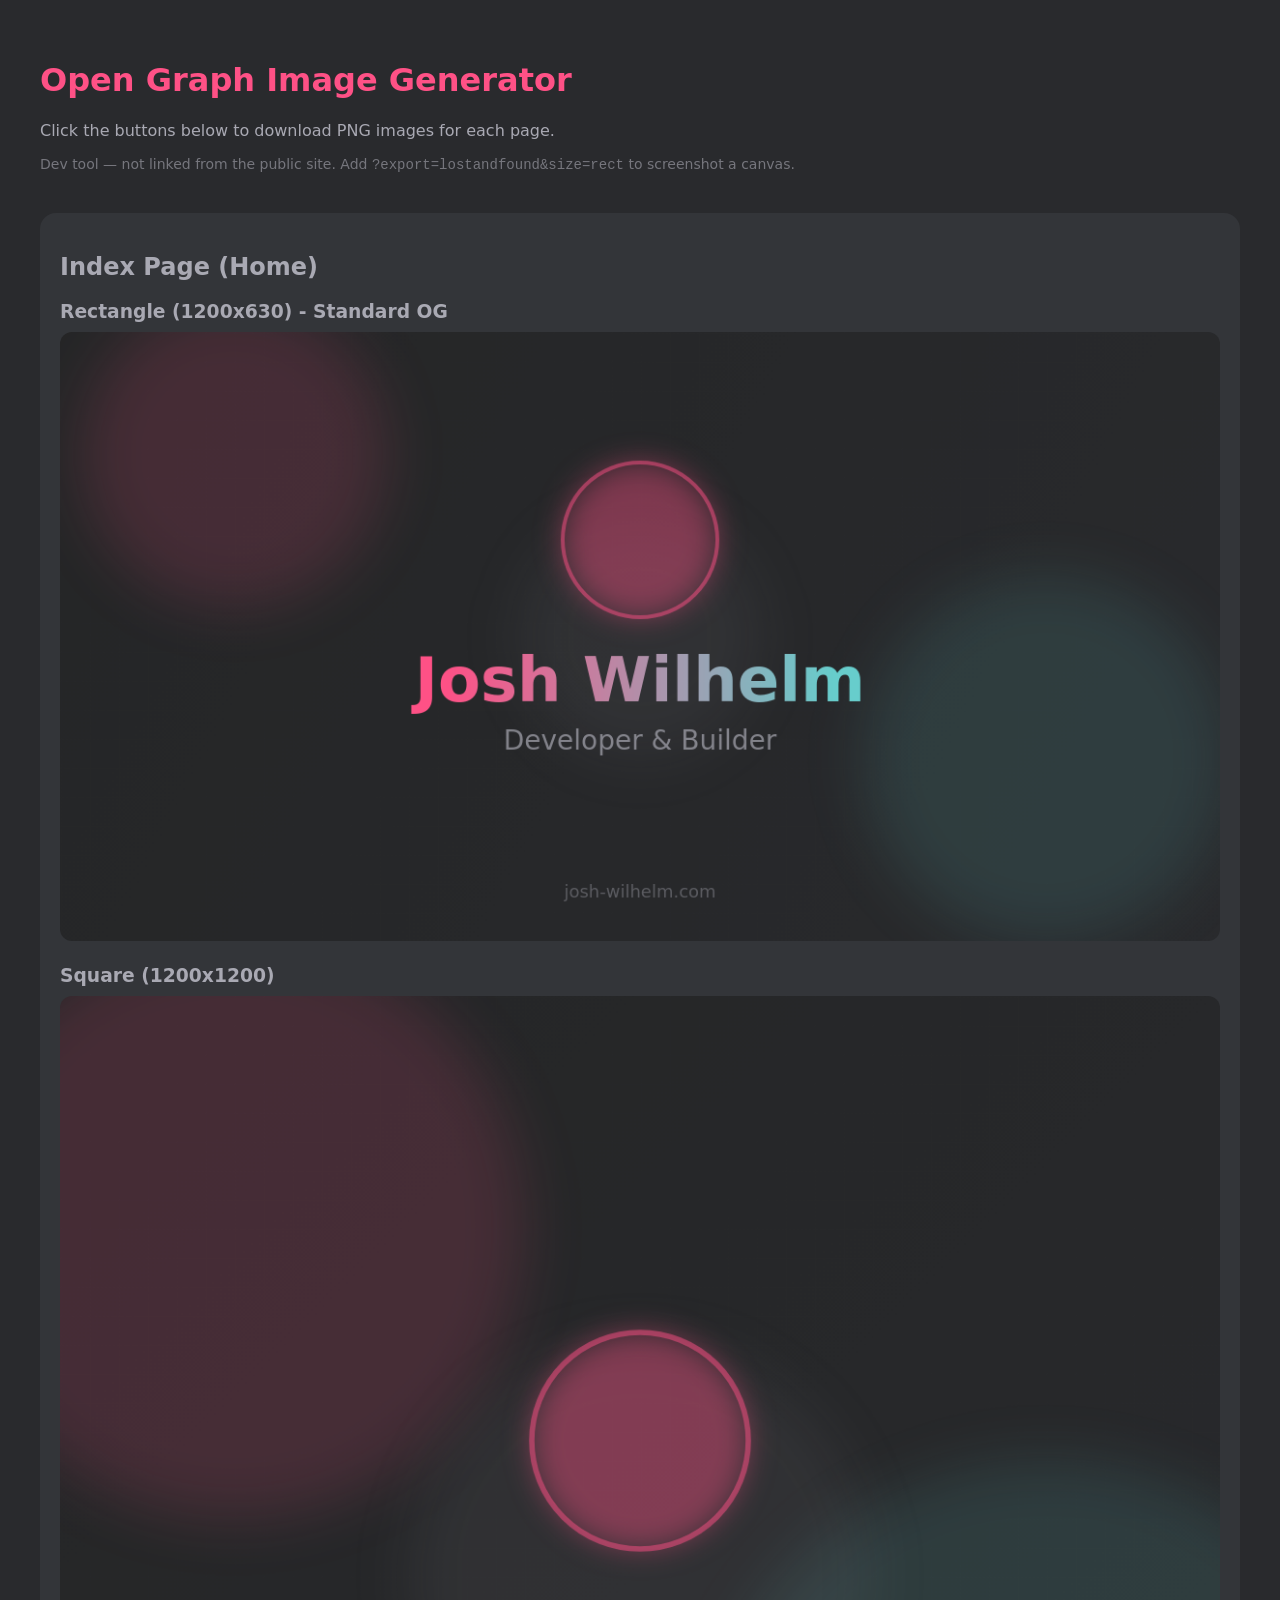
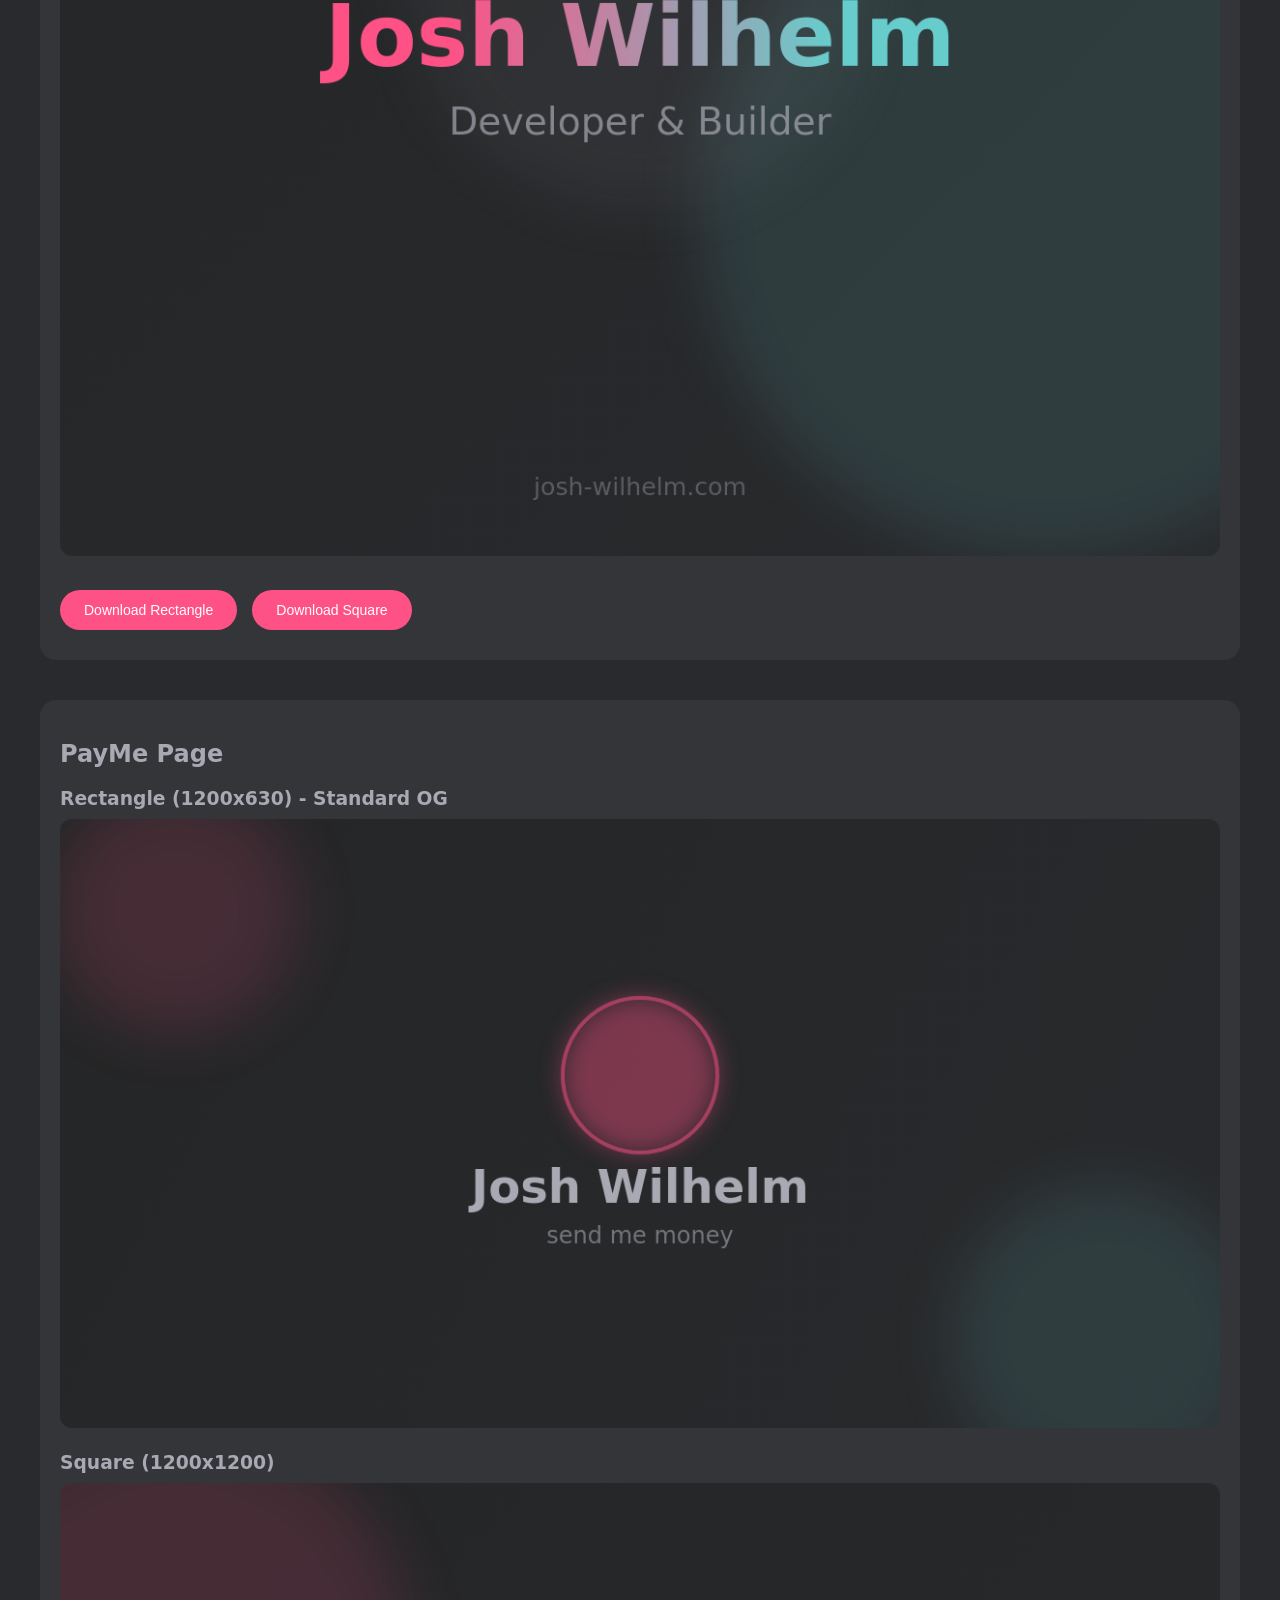
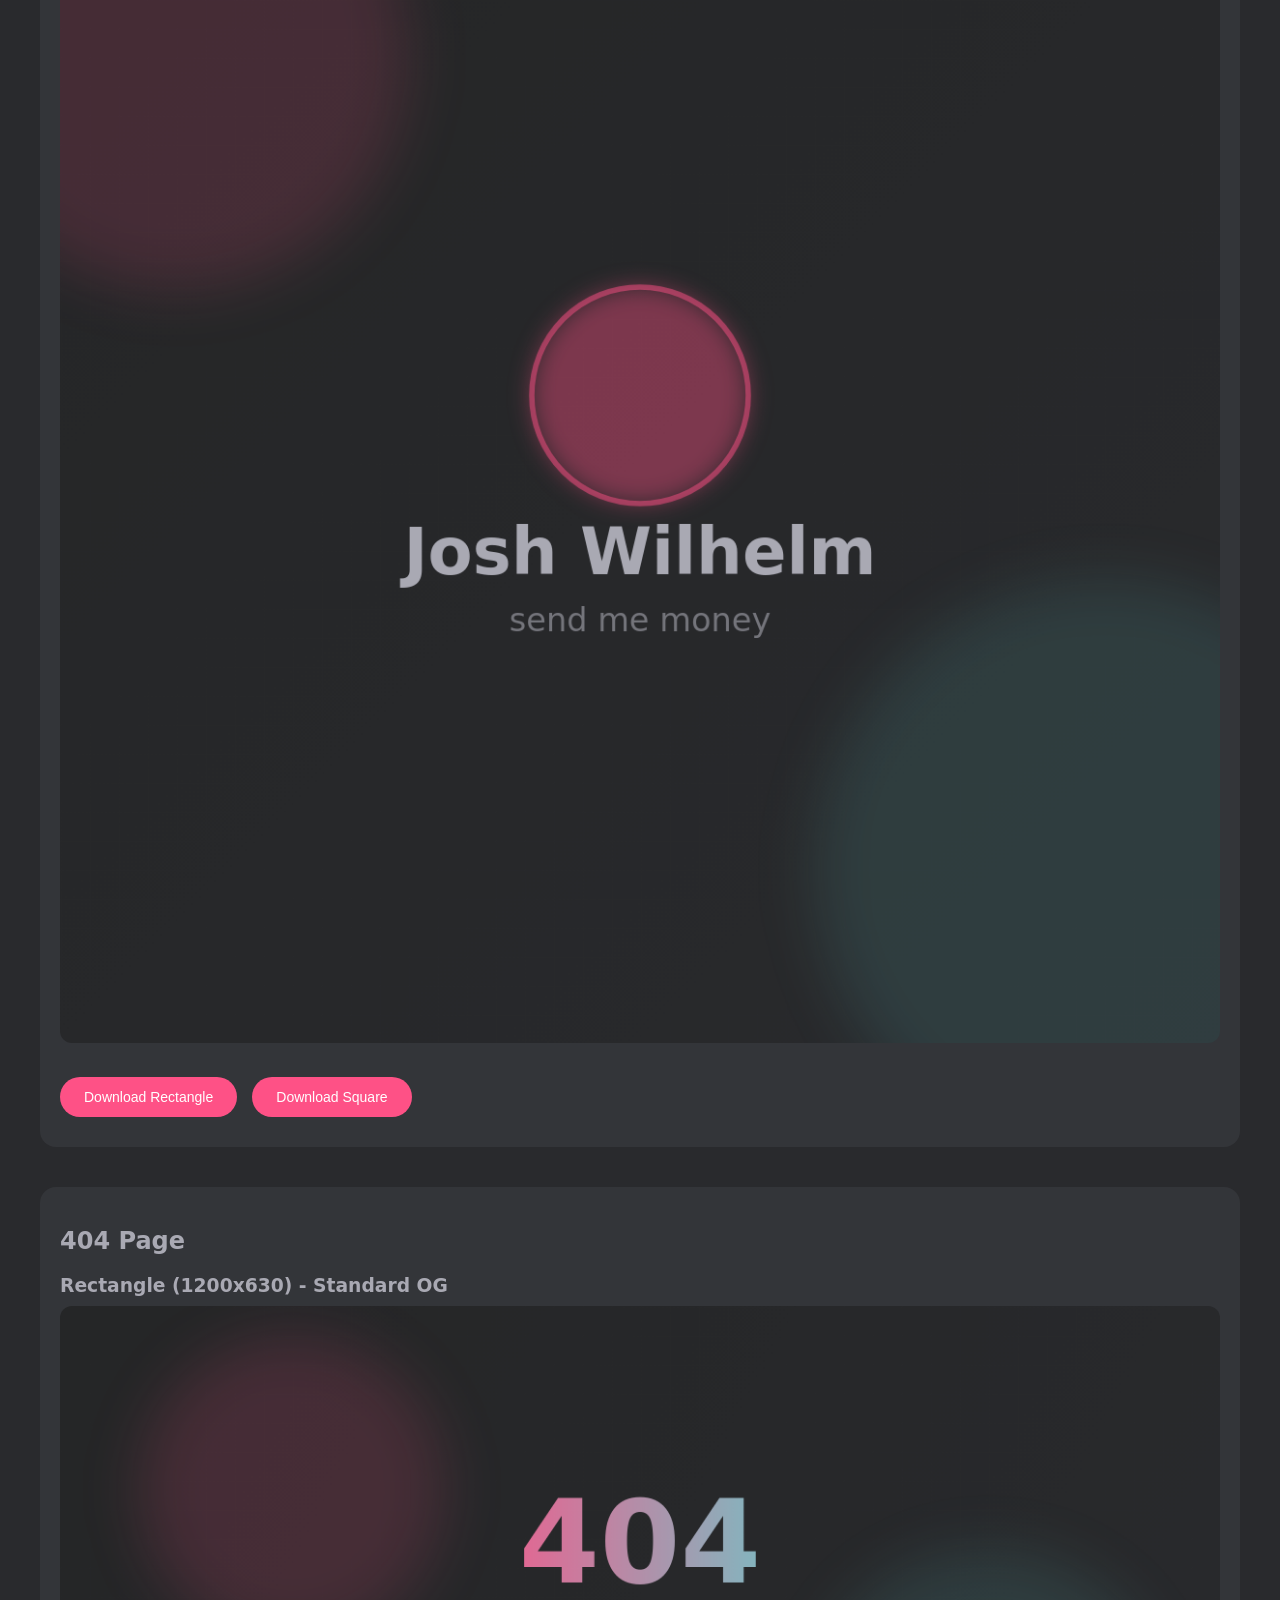
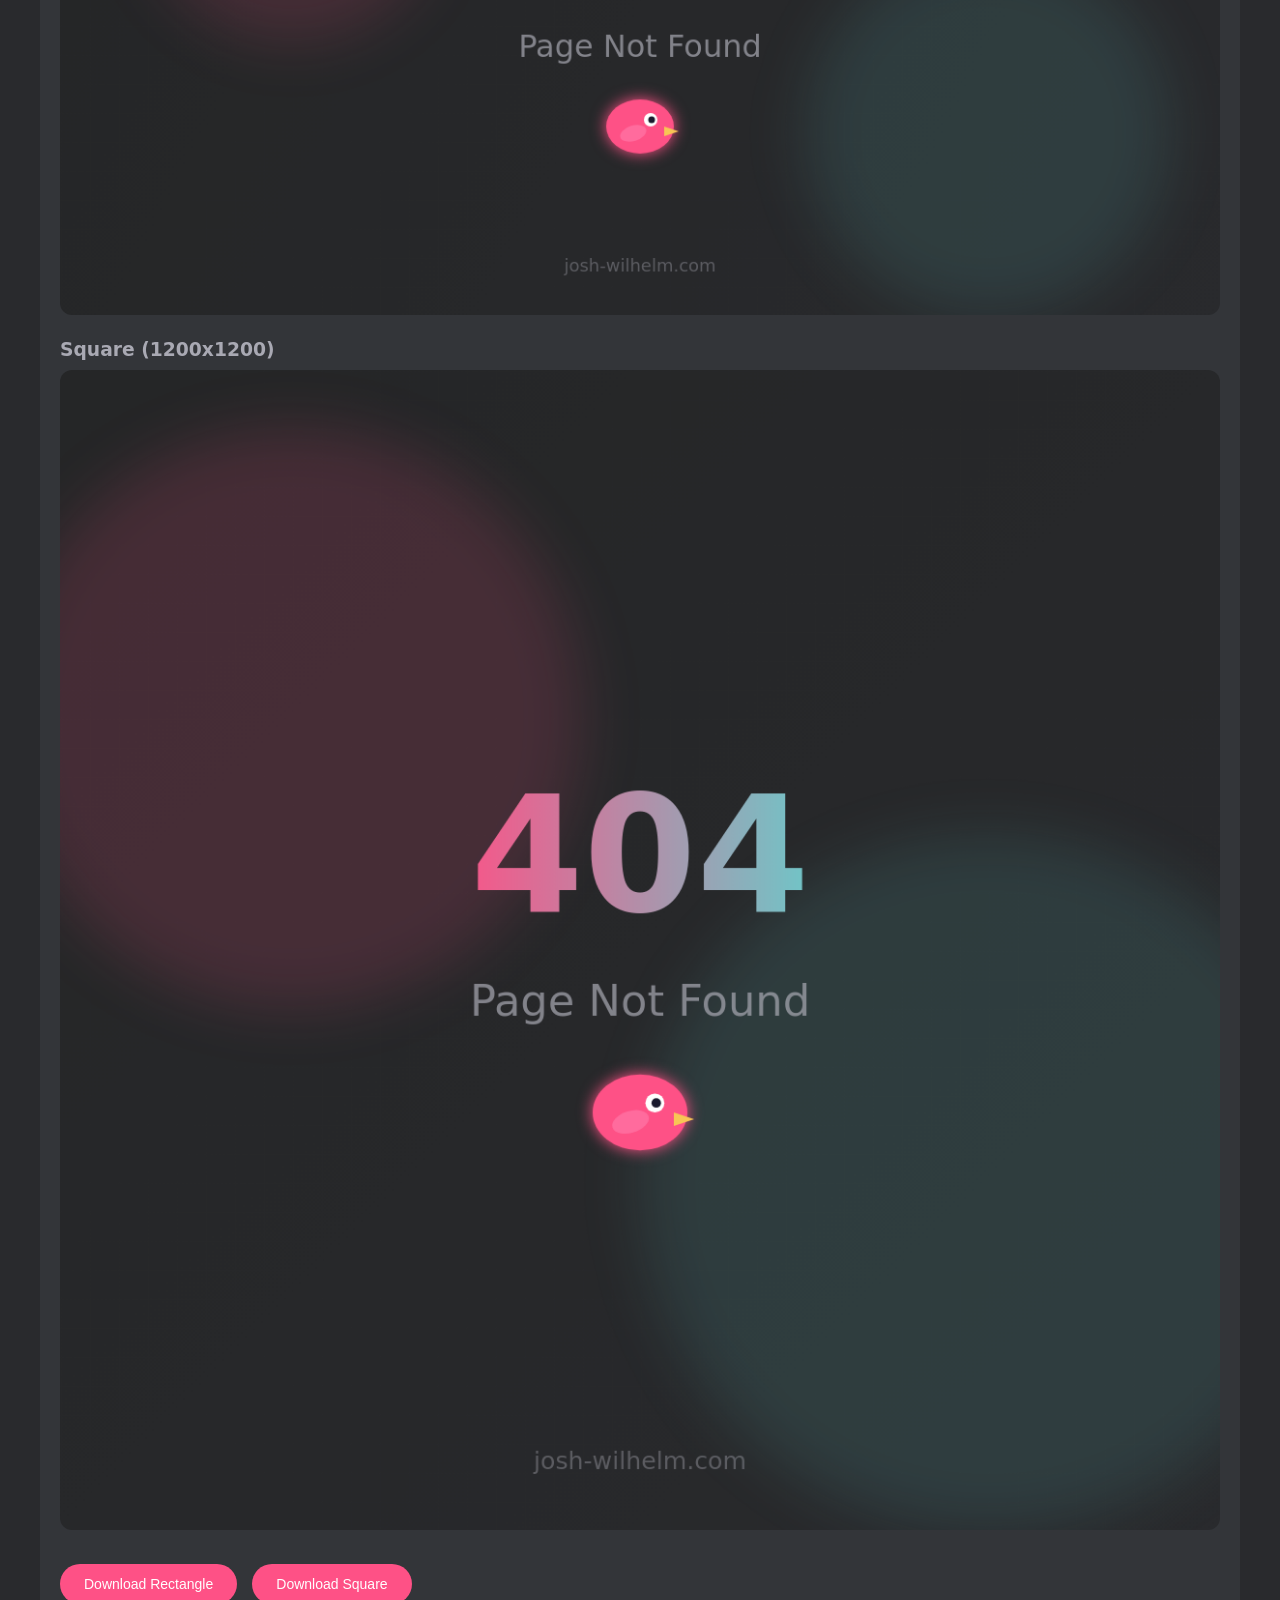
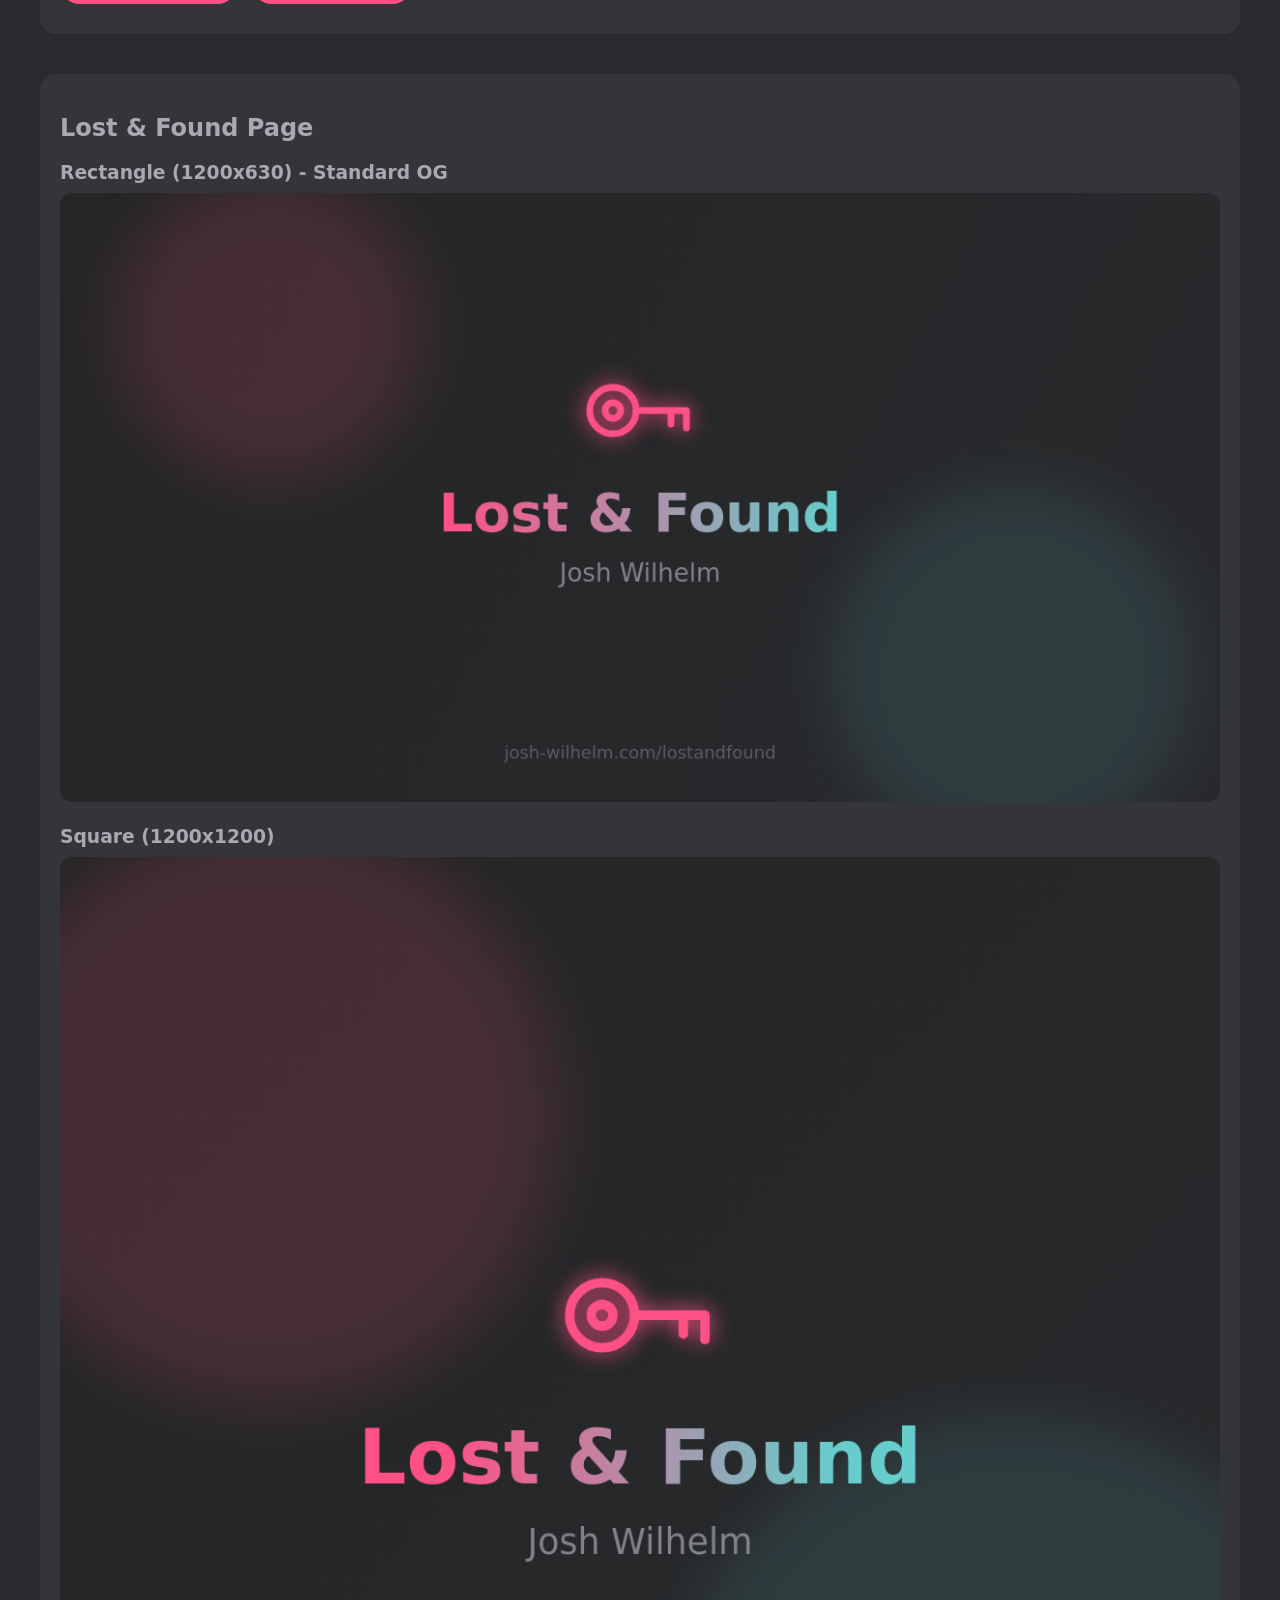
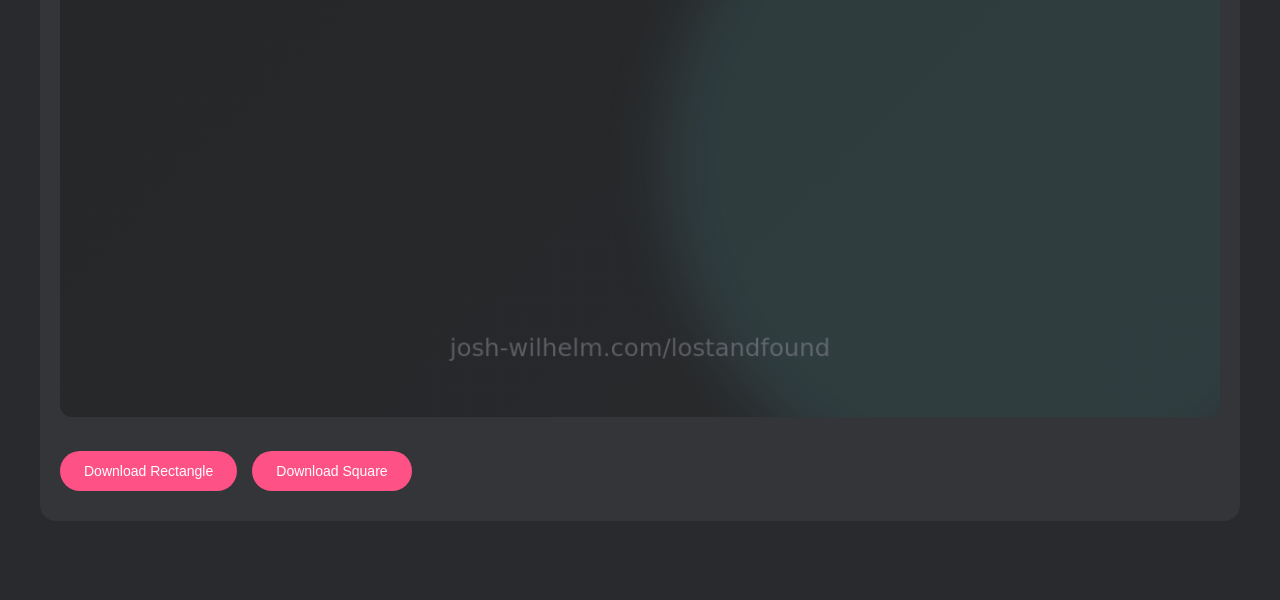
<file: generate-og-images.html>
<!DOCTYPE html>
<html lang="en">
<head>
    <meta charset="UTF-8">
    <meta name="viewport" content="width=device-width, initial-scale=1.0">
    <meta name="robots" content="noindex, nofollow">
    <title>OG Image Generator</title>
    <style>
        body {
            font-family: system-ui, -apple-system, sans-serif;
            background: #292a2d;
            color: #a9a9b3;
            padding: 40px;
            max-width: 1200px;
            margin: 0 auto;
        }
        h1 { color: #fe5186; }
        .preview { margin: 20px 0; }
        .preview h3 { margin-bottom: 10px; }
        canvas { border-radius: 12px; max-width: 100%; height: auto; }
        button {
            background: #fe5186;
            color: white;
            border: none;
            padding: 12px 24px;
            border-radius: 999px;
            cursor: pointer;
            font-size: 14px;
            font-weight: 500;
            margin: 10px 10px 10px 0;
        }
        button:hover { background: #ff6b9d; }
        .section { margin: 40px 0; padding: 20px; background: rgba(59,61,66,0.6); border-radius: 16px; }
        .note { opacity: 0.6; font-size: 14px; }

        html.export,
        html.export body {
            margin: 0;
            padding: 0;
            max-width: none;
            background: #252627;
            overflow: hidden;
        }
        html.export .ui { display: none !important; }
        html.export canvas.export-target {
            display: block;
            border-radius: 0;
            max-width: none;
            width: 100vw;
            height: 100vh;
        }
        html.export canvas:not(.export-target) { display: none !important; }
    </style>
</head>
<body>
    <div class="ui">
        <h1>Open Graph Image Generator</h1>
        <p>Click the buttons below to download PNG images for each page.</p>
        <p class="note">Dev tool — not linked from the public site. Add <code>?export=lostandfound&amp;size=rect</code> to screenshot a canvas.</p>
    </div>

    <div class="section ui" data-page="index">
        <h2>Index Page (Home)</h2>
        <div class="preview">
            <h3>Rectangle (1200x630) - Standard OG</h3>
            <canvas id="indexRect" width="1200" height="630"></canvas>
        </div>
        <div class="preview">
            <h3>Square (1200x1200)</h3>
            <canvas id="indexSquare" width="1200" height="1200"></canvas>
        </div>
        <button onclick="download('indexRect', 'og-index.png')">Download Rectangle</button>
        <button onclick="download('indexSquare', 'og-index-square.png')">Download Square</button>
    </div>

    <div class="section ui" data-page="payme">
        <h2>PayMe Page</h2>
        <div class="preview">
            <h3>Rectangle (1200x630) - Standard OG</h3>
            <canvas id="paymeRect" width="1200" height="630"></canvas>
        </div>
        <div class="preview">
            <h3>Square (1200x1200)</h3>
            <canvas id="paymeSquare" width="1200" height="1200"></canvas>
        </div>
        <button onclick="download('paymeRect', 'og-payme.png')">Download Rectangle</button>
        <button onclick="download('paymeSquare', 'og-payme-square.png')">Download Square</button>
    </div>

    <div class="section ui" data-page="404">
        <h2>404 Page</h2>
        <div class="preview">
            <h3>Rectangle (1200x630) - Standard OG</h3>
            <canvas id="404Rect" width="1200" height="630"></canvas>
        </div>
        <div class="preview">
            <h3>Square (1200x1200)</h3>
            <canvas id="404Square" width="1200" height="1200"></canvas>
        </div>
        <button onclick="download('404Rect', 'og-404.png')">Download Rectangle</button>
        <button onclick="download('404Square', 'og-404-square.png')">Download Square</button>
    </div>

    <div class="section ui" data-page="lostandfound">
        <h2>Lost &amp; Found Page</h2>
        <div class="preview">
            <h3>Rectangle (1200x630) - Standard OG</h3>
            <canvas id="lostRect" width="1200" height="630"></canvas>
        </div>
        <div class="preview">
            <h3>Square (1200x1200)</h3>
            <canvas id="lostSquare" width="1200" height="1200"></canvas>
        </div>
        <button onclick="download('lostRect', 'og-lostandfound.png')">Download Rectangle</button>
        <button onclick="download('lostSquare', 'og-lostandfound-square.png')">Download Square</button>
    </div>

    <script>
        const accent = '#fe5186';
        const accent2 = '#67cdcc';
        const text = '#a9a9b3';
        const bg = '#252627';
        const bg2 = '#292a2d';

        const params = new URLSearchParams(location.search);
        const exportPage = params.get('export');
        const exportSize = params.get('size') || 'rect';
        const exportIds = {
            index: { rect: 'indexRect', square: 'indexSquare' },
            payme: { rect: 'paymeRect', square: 'paymeSquare' },
            404: { rect: '404Rect', square: '404Square' },
            lostandfound: { rect: 'lostRect', square: 'lostSquare' }
        };

        if (exportPage && exportIds[exportPage]) {
            document.documentElement.classList.add('export');
            const targetId = exportIds[exportPage][exportSize] || exportIds[exportPage].rect;
            const canvas = document.getElementById(targetId);
            canvas.classList.add('export-target');
            document.body.prepend(canvas);
        }

        const avatar = new Image();
        avatar.crossOrigin = 'anonymous';
        avatar.src = 'https://www.gravatar.com/avatar/e222a38f59325205eadc14072438f24c?s=400';

        function drawAvatar(ctx, x, y, radius) {
            if (avatar.complete && avatar.naturalHeight !== 0) {
                ctx.save();
                ctx.beginPath();
                ctx.arc(x, y, radius, 0, Math.PI * 2);
                ctx.clip();
                ctx.drawImage(avatar, x - radius, y - radius, radius * 2, radius * 2);
                ctx.restore();
            }
        }

        function drawBackground(ctx, w, h) {
            const grad = ctx.createLinearGradient(0, 0, w, h);
            grad.addColorStop(0, bg);
            grad.addColorStop(1, bg2);
            ctx.fillStyle = grad;
            ctx.fillRect(0, 0, w, h);
        }

        function drawOrb(ctx, x, y, r, color) {
            ctx.save();
            ctx.filter = 'blur(30px)';
            ctx.fillStyle = color;
            ctx.beginPath();
            ctx.arc(x, y, r, 0, Math.PI * 2);
            ctx.fill();
            ctx.restore();
        }

        function drawGradientText(ctx, label, x, y, fontSize) {
            const grad = ctx.createLinearGradient(x - 200, y, x + 200, y);
            grad.addColorStop(0, accent);
            grad.addColorStop(1, accent2);
            ctx.fillStyle = grad;
            ctx.font = `700 ${fontSize}px system-ui, -apple-system, sans-serif`;
            ctx.textAlign = 'center';
            ctx.textBaseline = 'middle';
            ctx.fillText(label, x, y);
        }

        function drawIndex(ctx, w, h) {
            drawBackground(ctx, w, h);

            drawOrb(ctx, w * 0.15, h * 0.2, h * 0.25, 'rgba(254,81,134,0.15)');
            drawOrb(ctx, w * 0.85, h * 0.7, h * 0.3, 'rgba(103,205,204,0.12)');
            drawOrb(ctx, w * 0.5, h * 0.5, h * 0.2, 'rgba(169,169,179,0.08)');

            const centerX = w / 2;
            const centerY = h / 2;
            const isSquare = w === h;
            const scale = isSquare ? 1.4 : 1;

            ctx.save();
            ctx.filter = 'blur(15px)';
            ctx.fillStyle = 'rgba(254,81,134,0.4)';
            ctx.beginPath();
            ctx.arc(centerX, centerY - 100 * scale, 80 * scale, 0, Math.PI * 2);
            ctx.fill();
            ctx.restore();

            ctx.strokeStyle = 'rgba(254,81,134,0.5)';
            ctx.lineWidth = 4 * scale;
            ctx.beginPath();
            ctx.arc(centerX, centerY - 100 * scale, 80 * scale, 0, Math.PI * 2);
            ctx.stroke();

            drawAvatar(ctx, centerX, centerY - 100 * scale, 76 * scale);

            drawGradientText(ctx, 'Josh Wilhelm', centerX, centerY + 50 * scale, 64 * scale);

            ctx.fillStyle = 'rgba(169,169,179,0.7)';
            ctx.font = `${28 * scale}px system-ui, -apple-system, sans-serif`;
            ctx.fillText('Developer & Builder', centerX, centerY + 110 * scale);

            ctx.fillStyle = 'rgba(169,169,179,0.4)';
            ctx.font = `${18 * scale}px system-ui, -apple-system, sans-serif`;
            ctx.fillText('josh-wilhelm.com', centerX, h - 50 * scale);
        }

        function drawPayme(ctx, w, h) {
            drawBackground(ctx, w, h);

            drawOrb(ctx, w * 0.1, h * 0.15, h * 0.2, 'rgba(254,81,134,0.15)');
            drawOrb(ctx, w * 0.9, h * 0.85, h * 0.25, 'rgba(103,205,204,0.12)');

            const centerX = w / 2;
            const centerY = h / 2;
            const isSquare = w === h;
            const scale = isSquare ? 1.4 : 1;
            const avatarY = centerY - 50 * scale;

            ctx.save();
            ctx.filter = 'blur(12px)';
            ctx.fillStyle = 'rgba(254,81,134,0.4)';
            ctx.beginPath();
            ctx.arc(centerX, avatarY, 80 * scale, 0, Math.PI * 2);
            ctx.fill();
            ctx.restore();

            ctx.strokeStyle = 'rgba(254,81,134,0.5)';
            ctx.lineWidth = 4 * scale;
            ctx.beginPath();
            ctx.arc(centerX, avatarY, 80 * scale, 0, Math.PI * 2);
            ctx.stroke();

            drawAvatar(ctx, centerX, avatarY, 76 * scale);

            ctx.fillStyle = text;
            ctx.font = `700 ${48 * scale}px system-ui, -apple-system, sans-serif`;
            ctx.textAlign = 'center';
            ctx.textBaseline = 'middle';
            ctx.fillText('Josh Wilhelm', centerX, avatarY + 120 * scale);

            ctx.fillStyle = 'rgba(169,169,179,0.6)';
            ctx.font = `${24 * scale}px system-ui, -apple-system, sans-serif`;
            ctx.fillText('send me money', centerX, avatarY + 168 * scale);
        }

        function draw404(ctx, w, h) {
            drawBackground(ctx, w, h);

            drawOrb(ctx, w * 0.2, h * 0.3, h * 0.25, 'rgba(254,81,134,0.15)');
            drawOrb(ctx, w * 0.8, h * 0.7, h * 0.3, 'rgba(103,205,204,0.12)');

            const centerX = w / 2;
            const centerY = h / 2;
            const isSquare = w === h;
            const scale = isSquare ? 1.4 : 1;

            drawGradientText(ctx, '404', centerX, centerY - 60 * scale, 120 * scale);

            ctx.fillStyle = 'rgba(169,169,179,0.7)';
            ctx.font = `${32 * scale}px system-ui, -apple-system, sans-serif`;
            ctx.textAlign = 'center';
            ctx.textBaseline = 'middle';
            ctx.fillText('Page Not Found', centerX, centerY + 40 * scale);

            ctx.fillStyle = accent;
            ctx.save();
            ctx.filter = 'blur(8px)';
            ctx.beginPath();
            ctx.ellipse(centerX, centerY + 120 * scale, 35 * scale, 28 * scale, 0, 0, Math.PI * 2);
            ctx.fill();
            ctx.restore();

            ctx.beginPath();
            ctx.ellipse(centerX, centerY + 120 * scale, 35 * scale, 28 * scale, 0, 0, Math.PI * 2);
            ctx.fill();

            ctx.fillStyle = '#ff6b9d';
            ctx.beginPath();
            ctx.ellipse(centerX - 7 * scale, centerY + 127 * scale, 14 * scale, 8 * scale, -0.3, 0, Math.PI * 2);
            ctx.fill();

            ctx.fillStyle = 'white';
            ctx.beginPath();
            ctx.arc(centerX + 11 * scale, centerY + 113 * scale, 7 * scale, 0, Math.PI * 2);
            ctx.fill();

            ctx.fillStyle = '#1a1a2e';
            ctx.beginPath();
            ctx.arc(centerX + 12 * scale, centerY + 113 * scale, 3.5 * scale, 0, Math.PI * 2);
            ctx.fill();

            ctx.fillStyle = '#f8c555';
            ctx.beginPath();
            ctx.moveTo(centerX + 25 * scale, centerY + 120 * scale);
            ctx.lineTo(centerX + 40 * scale, centerY + 125 * scale);
            ctx.lineTo(centerX + 25 * scale, centerY + 130 * scale);
            ctx.closePath();
            ctx.fill();

            ctx.fillStyle = 'rgba(169,169,179,0.4)';
            ctx.font = `${18 * scale}px system-ui, -apple-system, sans-serif`;
            ctx.fillText('josh-wilhelm.com', centerX, h - 50 * scale);
        }

        function drawLostandfound(ctx, w, h) {
            drawBackground(ctx, w, h);

            drawOrb(ctx, w * 0.18, h * 0.22, h * 0.25, 'rgba(254,81,134,0.15)');
            drawOrb(ctx, w * 0.82, h * 0.78, h * 0.3, 'rgba(103,205,204,0.12)');

            const centerX = w / 2;
            const centerY = h / 2;
            const isSquare = w === h;
            const scale = isSquare ? 1.4 : 1;

            ctx.save();
            ctx.translate(centerX, centerY - 90 * scale);
            ctx.scale(scale, scale);
            ctx.strokeStyle = accent;
            ctx.fillStyle = accent;
            ctx.lineWidth = 7;
            ctx.lineCap = 'round';
            ctx.lineJoin = 'round';
            ctx.shadowColor = accent;
            ctx.shadowBlur = 22;

            ctx.beginPath();
            ctx.arc(-28, 0, 24, 0, Math.PI * 2);
            ctx.stroke();

            ctx.beginPath();
            ctx.arc(-28, 0, 8, 0, Math.PI * 2);
            ctx.stroke();

            ctx.beginPath();
            ctx.moveTo(-4, 0);
            ctx.lineTo(48, 0);
            ctx.lineTo(48, 18);
            ctx.moveTo(32, 0);
            ctx.lineTo(32, 14);
            ctx.stroke();
            ctx.restore();

            drawGradientText(ctx, 'Lost & Found', centerX, centerY + 20 * scale, 56 * scale);

            ctx.fillStyle = 'rgba(169,169,179,0.7)';
            ctx.font = `${26 * scale}px system-ui, -apple-system, sans-serif`;
            ctx.textAlign = 'center';
            ctx.textBaseline = 'middle';
            ctx.fillText('Josh Wilhelm', centerX, centerY + 80 * scale);

            ctx.fillStyle = 'rgba(169,169,179,0.4)';
            ctx.font = `${18 * scale}px system-ui, -apple-system, sans-serif`;
            ctx.fillText('josh-wilhelm.com/lostandfound', centerX, h - 50 * scale);
        }

        function roundRect(ctx, x, y, w, h, r) {
            ctx.beginPath();
            ctx.moveTo(x + r, y);
            ctx.lineTo(x + w - r, y);
            ctx.quadraticCurveTo(x + w, y, x + w, y + r);
            ctx.lineTo(x + w, y + h - r);
            ctx.quadraticCurveTo(x + w, y + h, x + w - r, y + h);
            ctx.lineTo(x + r, y + h);
            ctx.quadraticCurveTo(x, y + h, x, y + h - r);
            ctx.lineTo(x, y + r);
            ctx.quadraticCurveTo(x, y, x + r, y);
            ctx.closePath();
        }

        function download(canvasId, filename) {
            const canvas = document.getElementById(canvasId);
            const link = document.createElement('a');
            link.download = filename;
            link.href = canvas.toDataURL('image/png');
            link.click();
        }

        window.onload = () => {
            avatar.onload = renderAll;
            if (avatar.complete) renderAll();
        };

        function renderAll() {
            drawIndex(document.getElementById('indexRect').getContext('2d'), 1200, 630);
            drawIndex(document.getElementById('indexSquare').getContext('2d'), 1200, 1200);
            drawPayme(document.getElementById('paymeRect').getContext('2d'), 1200, 630);
            drawPayme(document.getElementById('paymeSquare').getContext('2d'), 1200, 1200);
            draw404(document.getElementById('404Rect').getContext('2d'), 1200, 630);
            draw404(document.getElementById('404Square').getContext('2d'), 1200, 1200);
            drawLostandfound(document.getElementById('lostRect').getContext('2d'), 1200, 630);
            drawLostandfound(document.getElementById('lostSquare').getContext('2d'), 1200, 1200);
            document.documentElement.dataset.ready = '1';
        }
    </script>
</body>
</html>
</file>
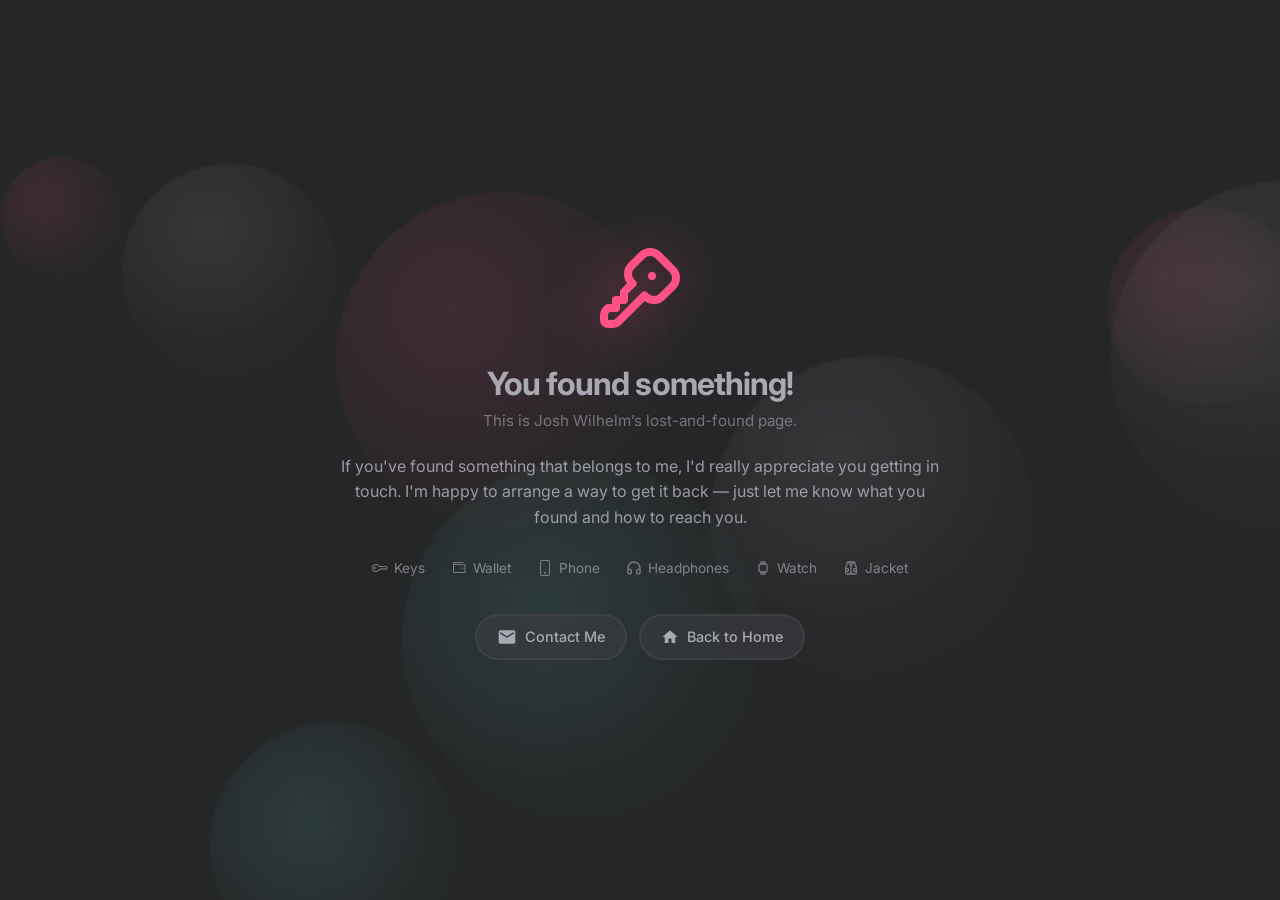
<file: lostandfound.html>
<!DOCTYPE html>
<html lang="en">
<head>
    <meta charset="UTF-8">
    <meta name="viewport" content="width=device-width, initial-scale=1.0, viewport-fit=cover">
    <meta name="theme-color" content="#292a2d">
    <meta name="theme-color" media="(prefers-color-scheme: light)" content="#292a2d">
    <meta name="theme-color" media="(prefers-color-scheme: dark)" content="#292a2d">
    <meta name="apple-mobile-web-app-capable" content="yes">
    <meta name="mobile-web-app-capable" content="yes">
    <meta name="apple-mobile-web-app-status-bar-style" content="black-translucent">
    <meta name="apple-mobile-web-app-title" content="Lost & Found">
    <meta name="description" content="Found something of Josh Wilhelm's? Get in touch and we'll arrange a way to get it back.">
    <link rel="canonical" href="https://josh-wilhelm.com/lostandfound.html">
    <meta property="og:site_name" content="Josh Wilhelm">
    <meta property="og:title" content="Lost & Found - Josh Wilhelm">
    <meta property="og:description" content="Found something of mine? Let's get it back to me.">
    <meta property="og:image" content="https://josh-wilhelm.com/images/og-lostandfound.png">
    <meta property="og:image:width" content="1200">
    <meta property="og:image:height" content="630">
    <meta property="og:url" content="https://josh-wilhelm.com/lostandfound.html">
    <meta property="og:type" content="website">
    <meta name="twitter:card" content="summary_large_image">
    <meta name="twitter:title" content="Lost & Found - Josh Wilhelm">
    <meta name="twitter:description" content="Found something of mine? Let's get it back to me.">
    <meta name="twitter:image" content="https://josh-wilhelm.com/images/og-lostandfound.png">
    <link rel="icon" href="https://www.gravatar.com/avatar/e222a38f59325205eadc14072438f24c?s=32" type="image/png">
    <link rel="apple-touch-icon" href="images/apple-touch-icon.png">
    <title>Lost &amp; Found - Josh Wilhelm</title>
    <link rel="preconnect" href="https://fonts.googleapis.com">
    <link rel="preconnect" href="https://fonts.gstatic.com" crossorigin>
    <link href="https://fonts.googleapis.com/css2?family=Inter:wght@400;500;600;700&display=swap" rel="stylesheet">
    <link rel="stylesheet" href="css/shared.css">
    <style>
        h1 {
            margin-bottom: 0.5rem;
            font-size: clamp(1.5rem, 7vw, 2rem);
            font-weight: 700;
            letter-spacing: -0.03em;
            overflow-wrap: break-word;
        }

        .identity {
            margin-bottom: 1.5rem;
            color: var(--text-muted);
            font-size: 0.95rem;
        }

        .icon {
            margin-bottom: 1.5rem;
            width: 96px;
            height: 96px;
            margin-left: auto;
            margin-right: auto;
            color: var(--accent);
            filter: drop-shadow(0 0 30px rgba(254, 81, 134, 0.5));
        }

        .message {
            margin-bottom: 1.5rem;
            opacity: 0.9;
            font-size: 1rem;
            line-height: 1.6;
            overflow-wrap: break-word;
        }

        .item-tag {
            display: inline-flex;
            align-items: center;
            gap: 0.4rem;
            padding: 0.35rem 0.55rem;
            margin: 0;
            font-size: 0.85rem;
            opacity: 0.7;
        }

        .item-tag svg {
            opacity: 0.9;
            width: 16px;
            height: 16px;
            flex-shrink: 0;
        }

        .tags {
            margin-bottom: 2rem;
            display: flex;
            flex-wrap: wrap;
            justify-content: center;
            gap: 0.5rem;
        }

        @media (max-width: 480px) {
            .icon {
                width: 80px;
                height: 80px;
            }
        }
    </style>
</head>
<body>
    <div class="fx-layer" id="fx" aria-hidden="true"></div>

    <main class="page">
        <div class="container">
            <svg class="icon" xmlns="http://www.w3.org/2000/svg" viewBox="0 0 24 24" fill="none" stroke="currentColor" stroke-width="2" stroke-linecap="round" stroke-linejoin="round" aria-hidden="true"><path stroke="none" d="M0 0h24v24H0z" fill="none" /><path d="M16.555 3.843l3.602 3.602a2.877 2.877 0 0 1 0 4.069l-2.643 2.643a2.877 2.877 0 0 1 -4.069 0l-.301 -.301l-6.558 6.558a2 2 0 0 1 -1.239 .578l-.175 .008h-1.172a1 1 0 0 1 -.993 -.883l-.007 -.117v-1.172a2 2 0 0 1 .467 -1.284l.119 -.13l.414 -.414h2v-2h2v-2l2.144 -2.144l-.301 -.301a2.877 2.877 0 0 1 0 -4.069l2.643 -2.643a2.877 2.877 0 0 1 4.069 0" /><path d="M15 9h.01" /></svg>
            <h1>You found something!</h1>
            <p class="identity">This is Josh Wilhelm’s lost-and-found page.</p>

            <p class="message">
                If you've found something that belongs to me, I'd really appreciate you getting in touch.
                I'm happy to arrange a way to get it back — just let me know what you found and how to reach you.
            </p>

            <div class="tags">
                <span class="item-tag">
                    <svg xmlns="http://www.w3.org/2000/svg" fill="currentColor" viewBox="0 0 16 16" aria-hidden="true"><path d="M0 8a4 4 0 0 1 7.465-2H14a.5.5 0 0 1 .354.146l1.5 1.5a.5.5 0 0 1 0 .708l-1.5 1.5a.5.5 0 0 1-.708 0L13 9.207l-.646.647a.5.5 0 0 1-.708 0L11 9.207l-.646.647a.5.5 0 0 1-.708 0L9 9.207l-.646.647A.5.5 0 0 1 8 10h-.535A4 4 0 0 1 0 8m4-3a3 3 0 1 0 2.712 4.285A.5.5 0 0 1 7.163 9h.63l.853-.854a.5.5 0 0 1 .708 0l.646.647.646-.647a.5.5 0 0 1 .708 0l.646.647.646-.647a.5.5 0 0 1 .708 0l.646.647.793-.793-1-1h-6.63a.5.5 0 0 1-.451-.285A3 3 0 0 0 4 5"/><path d="M4 8a1 1 0 1 1-2 0 1 1 0 0 1 2 0"/></svg>
                    Keys
                </span>
                <span class="item-tag">
                    <svg xmlns="http://www.w3.org/2000/svg" viewBox="0 0 256 256" fill="currentColor" aria-hidden="true"><path d="M216,64H56a8,8,0,0,1,0-16H192a8,8,0,0,0,0-16H56A24,24,0,0,0,32,56V184a24,24,0,0,0,24,24H216a16,16,0,0,0,16-16V80A16,16,0,0,0,216,64Zm0,128H56a8,8,0,0,1-8-8V78.63A23.84,23.84,0,0,0,56,80H216Zm-48-60a12,12,0,1,1,12,12A12,12,0,0,1,168,132Z"/></svg>
                    Wallet
                </span>
                <span class="item-tag">
                    <svg xmlns="http://www.w3.org/2000/svg" fill="currentColor" viewBox="0 0 16 16" aria-hidden="true"><path d="M11 1a1 1 0 0 1 1 1v12a1 1 0 0 1-1 1H5a1 1 0 0 1-1-1V2a1 1 0 0 1 1-1zM5 0a2 2 0 0 0-2 2v12a2 2 0 0 0 2 2h6a2 2 0 0 0 2-2V2a2 2 0 0 0-2-2z"/><path d="M8 14a1 1 0 1 0 0-2 1 1 0 0 0 0 2"/></svg>
                    Phone
                </span>
                <span class="item-tag">
                    <svg xmlns="http://www.w3.org/2000/svg" viewBox="0 0 24 24" fill="none" stroke="currentColor" stroke-width="2" stroke-linecap="round" stroke-linejoin="round" aria-hidden="true"><path d="M3 14h3a2 2 0 0 1 2 2v3a2 2 0 0 1-2 2H5a2 2 0 0 1-2-2v-7a9 9 0 0 1 18 0v7a2 2 0 0 1-2 2h-1a2 2 0 0 1-2-2v-3a2 2 0 0 1 2-2h3" /></svg>
                    Headphones
                </span>
                <span class="item-tag">
                    <svg xmlns="http://www.w3.org/2000/svg" viewBox="0 0 24 24" fill="none" stroke="currentColor" stroke-width="2" stroke-linecap="round" stroke-linejoin="round" aria-hidden="true"><path d="M6 9a3 3 0 0 1 3 -3h6a3 3 0 0 1 3 3v6a3 3 0 0 1 -3 3h-6a3 3 0 0 1 -3 -3v-6z" /><path d="M9 18v3h6v-3" /><path d="M9 6v-3h6v3" /></svg>
                    Watch
                </span>
                <span class="item-tag">
                    <svg xmlns="http://www.w3.org/2000/svg" viewBox="0 0 24 24" fill="none" stroke="currentColor" stroke-width="2" stroke-linecap="round" stroke-linejoin="round" aria-hidden="true"><path d="M16 3l-4 5l-4 -5" /><path d="M12 19a2 2 0 0 1 -2 2h-4a2 2 0 0 1 -2 -2v-8.172a2 2 0 0 1 .586 -1.414l.828 -.828a2 2 0 0 0 .586 -1.414v-2.172a2 2 0 0 1 2 -2h8a2 2 0 0 1 2 2v2.172a2 2 0 0 0 .586 1.414l.828 .828a2 2 0 0 1 .586 1.414v8.172a2 2 0 0 1 -2 2h-4a2 2 0 0 1 -2 -2z" /><path d="M20 13h-3a1 1 0 0 0 -1 1v2a1 1 0 0 0 1 1h3" /><path d="M4 17h3a1 1 0 0 0 1 -1v-2a1 1 0 0 0 -1 -1h-3" /><path d="M12 19v-11" /></svg>
                    Jacket
                </span>
            </div>

            <div class="links">
                <a href="mailto:lostandfound@josh-wilhelm.com?subject=Lost%20and%20found" class="btn">
                    <svg width="20" height="20" fill="currentColor" viewBox="0 0 24 24" aria-hidden="true">
                        <path d="M20 4H4c-1.1 0-1.99.9-1.99 2L2 18c0 1.1.9 2 2 2h16c1.1 0 2-.9 2-2V6c0-1.1-.9-2-2-2zm0 4l-8 5-8-5V6l8 5 8-5v2z"></path>
                    </svg>
                    Contact Me
                </a>
                <a href="/" class="btn">
                    <svg width="18" height="18" fill="currentColor" viewBox="0 0 24 24" aria-hidden="true">
                        <path d="M10 20v-6h4v6h5v-8h3L12 3 2 12h3v8z"/>
                    </svg>
                    Back to Home
                </a>
            </div>
        </div>
    </main>

    <script src="js/fx.js"></script>
</body>
</html>
</file>
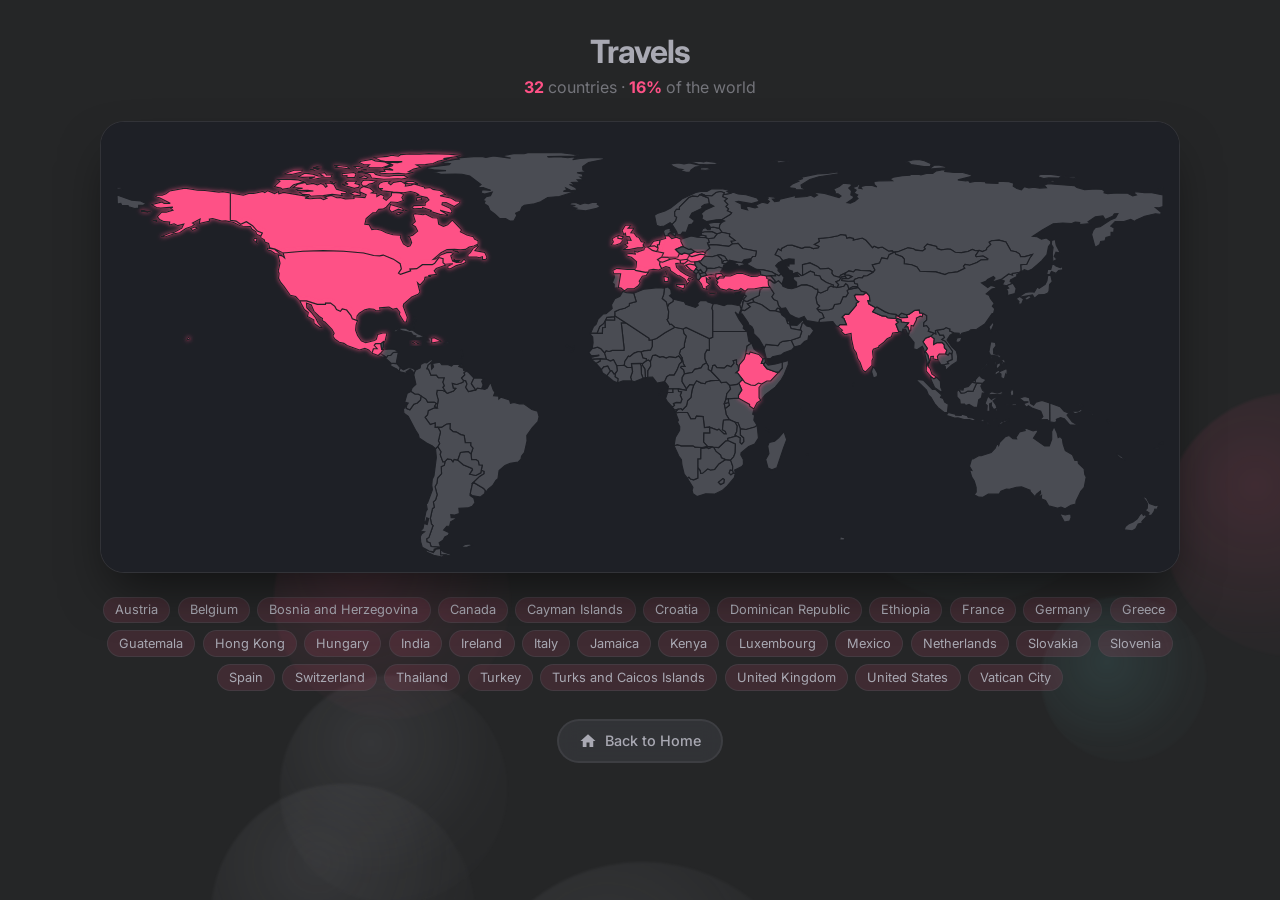
<file: map.html>
<!DOCTYPE html>
<html lang="en">
<head>
    <meta charset="UTF-8">
    <meta name="viewport" content="width=device-width, initial-scale=1.0, viewport-fit=cover">
    <meta name="theme-color" content="#292a2d">
    <meta name="theme-color" media="(prefers-color-scheme: light)" content="#292a2d">
    <meta name="theme-color" media="(prefers-color-scheme: dark)" content="#292a2d">
    <meta name="apple-mobile-web-app-capable" content="yes">
    <meta name="mobile-web-app-capable" content="yes">
    <meta name="apple-mobile-web-app-status-bar-style" content="black-translucent">
    <meta name="apple-mobile-web-app-title" content="Travels">
    <meta name="description" content="A map of countries Josh Wilhelm has been to.">
    <link rel="canonical" href="https://josh-wilhelm.com/map.html">
    <meta property="og:site_name" content="Josh Wilhelm">
    <meta property="og:title" content="Travels - Josh Wilhelm">
    <meta property="og:description" content="A map of countries I've been to.">
    <meta property="og:image" content="https://josh-wilhelm.com/images/og-index.png">
    <meta property="og:image:width" content="1200">
    <meta property="og:image:height" content="630">
    <meta property="og:url" content="https://josh-wilhelm.com/map.html">
    <meta property="og:type" content="website">
    <meta name="twitter:card" content="summary_large_image">
    <meta name="twitter:title" content="Travels - Josh Wilhelm">
    <meta name="twitter:description" content="A map of countries I've been to.">
    <meta name="twitter:image" content="https://josh-wilhelm.com/images/og-index.png">
    <link rel="icon" href="https://www.gravatar.com/avatar/e222a38f59325205eadc14072438f24c?s=32" type="image/png">
    <link rel="apple-touch-icon" href="images/apple-touch-icon.png">
    <title>Travels - Josh Wilhelm</title>
    <link rel="preconnect" href="https://fonts.googleapis.com">
    <link rel="preconnect" href="https://fonts.gstatic.com" crossorigin>
    <link href="https://fonts.googleapis.com/css2?family=Inter:wght@400;500;600;700&display=swap" rel="stylesheet">
    <link rel="stylesheet" href="css/shared.css">
    <style>
        .page {
            align-items: stretch;
        }

        .container {
            width: min(100%, 1080px);
            padding-top: 0.5rem;
            padding-bottom: 2rem;
        }

        h1 {
            margin-bottom: 0.35rem;
            font-size: clamp(1.6rem, 6vw, 2rem);
            font-weight: 700;
            letter-spacing: -0.03em;
        }

        .count-line {
            margin-bottom: 1.5rem;
            color: var(--text-muted);
            font-size: 1rem;
        }

        .count-line.is-empty {
            opacity: 0.7;
        }

        .count-line strong {
            color: var(--accent);
            font-weight: 700;
        }

        .map-shell {
            position: relative;
            width: 100%;
            min-width: 0;
            margin-bottom: 1.5rem;
            padding: 18px 16px 24px;
            border: 1px solid var(--card-border);
            border-radius: var(--radius-lg);
            background: #1b1c20;
            box-shadow: 0 25px 50px -12px rgba(0, 0, 0, 0.55);
            overflow: hidden;
        }

        #map-mount {
            width: 100%;
            min-height: 180px;
        }

        .world-map {
            display: block;
            width: 100%;
            height: auto;
            overflow: visible;
        }

        .world-map .ocean {
            fill: #1e2026;
        }

        .world-map .country {
            fill: #4a4c53;
            stroke: #1e2026;
            stroke-width: 1.15;
            vector-effect: non-scaling-stroke;
            cursor: pointer;
            transition: fill 0.15s ease;
        }

        .world-map .country:hover,
        .world-map .country:focus-visible {
            fill: #67cdcc;
            outline: none;
        }

        .world-map .country.visited {
            fill: var(--accent);
            filter: url(#visited-glow);
        }

        .world-map .country.visited:hover,
        .world-map .country.visited:focus-visible {
            fill: #ff7aa6;
        }

        .locator {
            pointer-events: none;
            display: none;
        }

        .locator.is-on {
            display: block;
        }

        .locator-pulse {
            fill: rgba(255, 255, 255, 0.45);
            transform-box: fill-box;
            transform-origin: center;
            animation: locator-pulse 1.15s ease-out infinite;
        }

        .locator-dot {
            fill: #fff;
            stroke: var(--accent);
            stroke-width: 4;
        }

        @keyframes locator-pulse {
            from { transform: scale(0.35); opacity: 0.9; }
            to { transform: scale(2.2); opacity: 0; }
        }

        .map-tooltip {
            position: fixed;
            z-index: 5;
            padding: 0.35rem 0.6rem;
            border-radius: 999px;
            background: rgba(20, 20, 22, 0.92);
            border: 1px solid var(--card-border);
            color: var(--text);
            font-size: 0.8rem;
            font-weight: 500;
            pointer-events: none;
            transform: translate(-50%, calc(-100% - 10px));
            white-space: nowrap;
        }

        .hint {
            margin-bottom: 1.25rem;
            color: var(--text-muted);
            font-size: 0.95rem;
            line-height: 1.5;
        }

        .hint code {
            font-family: ui-monospace, "SF Mono", Consolas, monospace;
            font-size: 0.85em;
            color: var(--accent-2);
        }

        .visited-list {
            display: flex;
            flex-wrap: wrap;
            justify-content: center;
            gap: 0.45rem;
            margin: 0 0 1.75rem;
            padding: 0;
            list-style: none;
        }

        .visited-list li {
            padding: 0.3rem 0.7rem;
            border-radius: 999px;
            border: 1px solid var(--card-border);
            background: rgba(254, 81, 134, 0.12);
            color: var(--text);
            font-size: 0.8rem;
            cursor: pointer;
            transition: background-color 0.15s ease, border-color 0.15s ease, color 0.15s ease;
        }

        .visited-list li.is-lit {
            background: var(--accent);
            border-color: var(--accent);
            color: #fff;
        }

        .unmatched {
            margin-bottom: 1.25rem;
            color: #f0b429;
            font-size: 0.85rem;
            line-height: 1.45;
        }

        @media (max-width: 480px) {
            .map-shell {
                padding: 8px 2px 4px;
                border-radius: 20px;
            }
        }
    </style>
</head>
<body>
    <div class="fx-layer" id="fx" aria-hidden="true"></div>

    <main class="page">
        <div class="container">
            <h1>Travels</h1>
            <p class="count-line" id="count-line"><strong id="visited-count">0</strong> <span id="visited-word">countries</span><span class="pct-sep"> · </span><strong id="world-pct">0%</strong> of the world</p>

            <div class="map-shell">
                <div id="map-mount"></div>
            </div>
            <div class="map-tooltip" id="map-tooltip" hidden></div>

            <p class="hint" id="map-hint" hidden>
                Add countries in <code>js/visited.js</code> — ISO codes like <code>US</code> or names like <code>Japan</code>.
            </p>
            <p class="unmatched" id="unmatched" hidden></p>
            <ul class="visited-list" id="visited-list"></ul>

            <div class="links">
                <a href="/" class="btn">
                    <svg width="18" height="18" fill="currentColor" viewBox="0 0 24 24" aria-hidden="true">
                        <path d="M10 20v-6h4v6h5v-8h3L12 3 2 12h3v8z"/>
                    </svg>
                    Back to Home
                </a>
            </div>
        </div>
    </main>

    <script src="js/fx.js"></script>
    <script src="js/visited.js"></script>
    <script src="js/map.js"></script>
</body>
</html>
</file>
<file: css/shared.css>
:root {
    --bg-base: #292a2d;
    --bg-body: #252627;
    --card-bg: rgba(59, 61, 66, 0.6);
    --card-border: rgba(74, 75, 80, 0.5);
    --text: #a9a9b3;
    --text-muted: rgba(169, 169, 179, 0.6);
    --text-faint: rgba(169, 169, 179, 0.5);
    --accent: #fe5186;
    --accent-2: #67cdcc;
    --radius-lg: 24px;
    --radius-md: 16px;
    --font: "Inter", -apple-system, BlinkMacSystemFont, "Segoe UI", sans-serif;
    --card-max: 420px;
    color-scheme: dark;
}

*,
*::before,
*::after {
    box-sizing: border-box;
    margin: 0;
    padding: 0;
}

html {
    background-color: var(--bg-base);
    -webkit-text-size-adjust: 100%;
    text-size-adjust: 100%;
}

html,
body {
    width: 100%;
    max-width: 100%;
    min-height: 100%;
}

body {
    position: relative;
    isolation: isolate;
    font-family: var(--font);
    color: var(--text);
    background-color: var(--bg-body);
    min-height: 100vh;
    min-height: 100svh;
    min-height: 100dvh;
    overflow-x: hidden;
    overflow-y: auto;
    -webkit-font-smoothing: antialiased;
}

img,
video {
    max-width: 100%;
    height: auto;
}

.fx-layer {
    position: fixed;
    inset: 0;
    pointer-events: none;
    overflow: hidden;
    z-index: 0;
}

.orb {
    position: absolute;
    border-radius: 50%;
    filter: blur(1px);
    opacity: 0.35;
    mix-blend-mode: screen;
    animation: drift var(--dur, 20s) ease-in-out infinite;
    animation-delay: var(--delay, 0s);
}

.spark {
    position: absolute;
    top: 105%;
    width: 6px;
    height: 6px;
    border-radius: 50%;
    background: rgba(254, 81, 134, 0.15);
    box-shadow: 0 0 14px rgba(254, 81, 134, 0.35);
    animation: float var(--dur, 22s) linear infinite;
    animation-delay: var(--delay, 0s);
}

@keyframes drift {
    0% { transform: translate3d(0, 0, 0) scale(1); }
    33% { transform: translate3d(24px, -30px, 0) scale(1.06); }
    66% { transform: translate3d(-20px, -65px, 0) scale(0.96); }
    100% { transform: translate3d(0, -95px, 0) scale(1); }
}

@keyframes float {
    0% {
        transform: translateY(0) rotate(0deg);
        opacity: 0;
    }
    10% { opacity: 0.55; }
    80% { opacity: 0.4; }
    100% {
        transform: translateY(-135vh) rotate(360deg);
        opacity: 0;
    }
}

.page {
    min-height: 100%;
    min-height: 100svh;
    min-height: 100dvh;
    width: 100%;
    max-width: 100%;
    position: relative;
    z-index: 1;
    display: flex;
    align-items: center;
    justify-content: center;
    padding-top: max(1.5rem, env(safe-area-inset-top));
    padding-right: max(1rem, env(safe-area-inset-right));
    padding-bottom: max(1.5rem, env(safe-area-inset-bottom));
    padding-left: max(1rem, env(safe-area-inset-left));
}

.container {
    position: relative;
    width: min(100%, 600px);
    max-width: 100%;
    min-width: 0;
    margin: 0 auto;
    text-align: center;
}

.layout-center {
    display: flex;
    flex-direction: column;
    align-items: center;
    justify-content: center;
    width: 100%;
    max-width: 100%;
    padding-top: max(20px, env(safe-area-inset-top));
    padding-right: max(20px, env(safe-area-inset-right));
    padding-bottom: max(20px, env(safe-area-inset-bottom));
    padding-left: max(20px, env(safe-area-inset-left));
}

.card-wrapper {
    width: min(100%, var(--card-max));
    max-width: 100%;
    min-width: 0;
    position: relative;
    z-index: 1;
}

.card {
    width: 100%;
    min-width: 0;
    max-width: 100%;
    border: 1px solid var(--card-border);
    border-radius: var(--radius-lg);
    background: var(--card-bg);
    -webkit-backdrop-filter: blur(20px);
    backdrop-filter: blur(20px);
    box-shadow: 0 25px 50px -12px rgba(0, 0, 0, 0.5);
    padding: 40px 32px;
    text-align: center;
    overflow: hidden;
}

.avatar {
    width: 120px;
    height: 120px;
    margin-bottom: 1.5rem;
    border: 4px solid rgba(254, 81, 134, 0.3);
    border-radius: 50%;
    box-shadow: 0 0 40px rgba(254, 81, 134, 0.3);
    transition: transform 0.3s ease, box-shadow 0.3s ease;
}

.avatar--lg {
    width: 140px;
    height: 140px;
    margin-bottom: 24px;
}

.btn {
    display: inline-flex;
    align-items: center;
    justify-content: center;
    gap: 0.5rem;
    min-height: 44px;
    padding: 0.7rem 1.25rem;
    border: 2px solid var(--card-border);
    border-radius: 999px;
    background: var(--card-bg);
    color: var(--text);
    text-decoration: none;
    font-family: inherit;
    font-size: 0.9rem;
    font-weight: 500;
    line-height: 1;
    cursor: pointer;
    -webkit-backdrop-filter: blur(10px);
    backdrop-filter: blur(10px);
    touch-action: manipulation;
    -webkit-tap-highlight-color: transparent;
    transition: border-color 0.2s ease, box-shadow 0.2s ease, background-color 0.2s ease, transform 0.2s ease;
}

.btn svg {
    flex-shrink: 0;
}

.btn:active {
    transform: scale(0.98);
}

.btn-primary {
    background: var(--accent);
    border-color: var(--accent);
    color: #fff;
}

.btn-primary:active {
    background: #ff6b9d;
    border-color: #ff6b9d;
}

.btn:focus-visible,
.social-icon:focus-visible,
.payment-link:focus-visible {
    outline: 2px solid rgba(255, 255, 255, 0.8);
    outline-offset: 2px;
}

.links {
    display: flex;
    flex-wrap: wrap;
    gap: 0.75rem;
    justify-content: center;
    width: 100%;
    min-width: 0;
}

@media (hover: hover) and (pointer: fine) {
    .btn:hover {
        border-color: var(--accent);
        box-shadow: 0 0 20px rgba(254, 81, 134, 0.3);
    }

    .btn-primary:hover {
        background: #ff6b9d;
        border-color: #ff6b9d;
        box-shadow: 0 0 20px rgba(254, 81, 134, 0.35);
    }

    .avatar:hover {
        transform: scale(1.05);
        box-shadow: 0 0 60px rgba(254, 81, 134, 0.5);
    }
}

@media (max-width: 480px) {
    .card {
        padding: 28px 18px;
        border-radius: 20px;
    }

    .avatar--lg {
        width: 120px;
        height: 120px;
    }

    .layout-center {
        padding-top: max(16px, env(safe-area-inset-top));
        padding-right: max(14px, env(safe-area-inset-right));
        padding-bottom: max(16px, env(safe-area-inset-bottom));
        padding-left: max(14px, env(safe-area-inset-left));
    }

    .links {
        flex-direction: column;
        align-items: stretch;
        max-width: 20rem;
        margin-inline: auto;
    }

    .links .btn {
        width: 100%;
    }
}

@media (prefers-reduced-motion: reduce) {
    .orb,
    .spark {
        animation: none !important;
    }

    .avatar,
    .btn,
    .social-icon,
    .payment-link {
        transition: none;
    }
}
</file>
